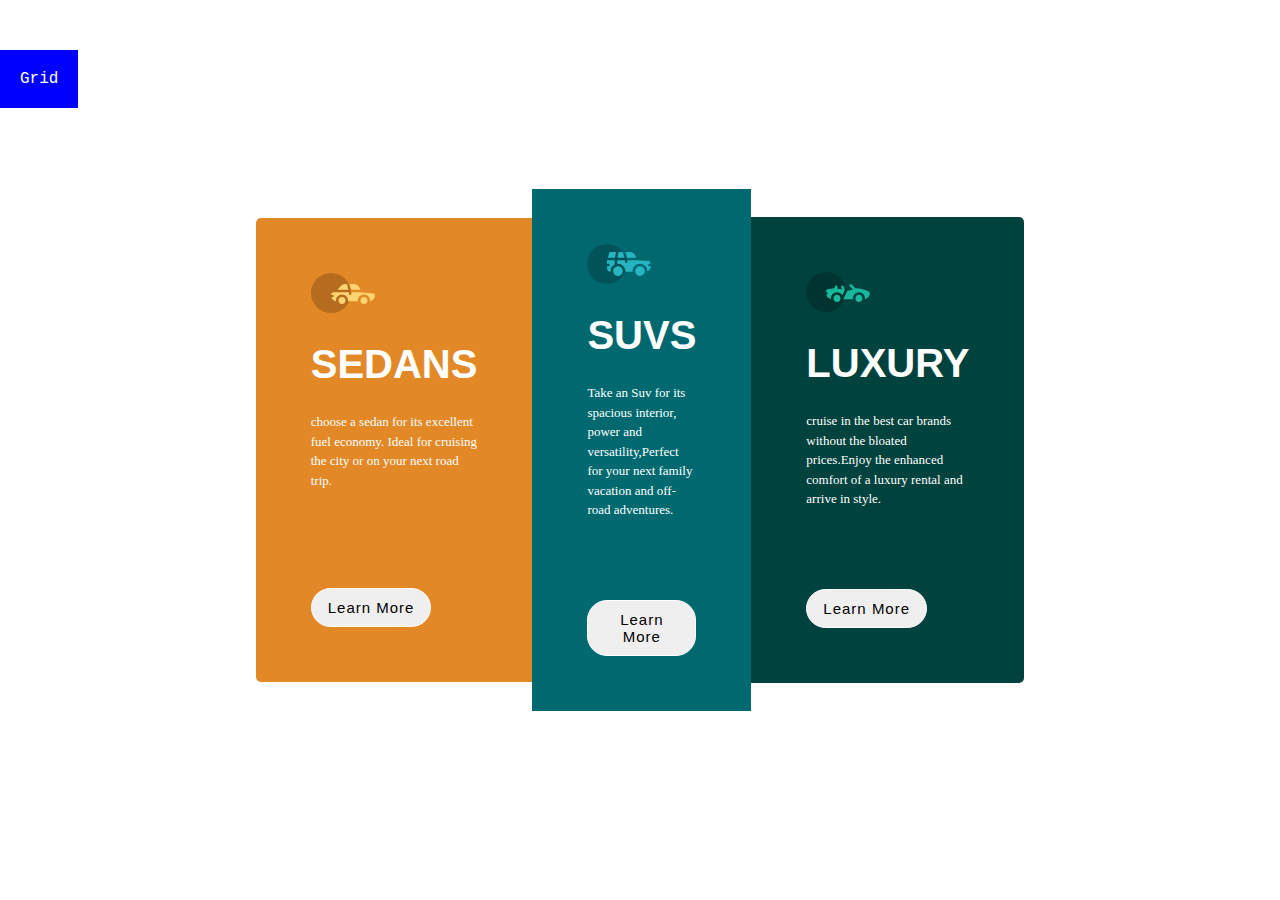
<file: index.html>
<!DOCTYPE html>
<html lang="en">
<head>
    <meta charset="UTF-8">
    <meta http-equiv="X-UA-Compatible" content="IE=edge">
    <meta name="viewport" content="width=device-width, initial-scale=1.0">
    <title>css flexbox</title>
    <link rel="stylesheet" href="style.css">
</head>
<body>
   <header>
   </header>
   <main>
       <section class="container">
           <div class="text">
               <a href="grid.html" class="header">Grid</a>
           </div>
           <div class="flex">
                <div class="sedans">
                <img src="img/icon-sedans.svg">
                <h1 class="h1">SEDANS</h1>
                <P class="p">
                    choose a sedan for its excellent fuel economy. Ideal for cruising 
                    the city or on your next road trip.
                </P>
                <br>
                <button id="active_1" class="button">Learn More</button>
                </div>
                <div class="suv">
                <img src="img/icon-suvs.svg">
                <h1 class="h1">SUVS</h1>
                <p class="p">
                    Take an Suv for its spacious interior, power and versatility,Perfect
                    for your next family vacation and off-road adventures.
                </p>
                <button id="active_2" class="button">Learn More</button>
                </div>
              <div class="luxury">
                <img src="img/icon-luxury.svg">
                <h1 class="h1">LUXURY</h1>
                <p class="p">
                    cruise in the best car brands without the bloated prices.Enjoy the 
                    enhanced comfort of a luxury rental and arrive in style.
                </p>
                <button id="active_3" class="button">Learn More</button>
              </div>
           </div>    
       </section>
   </main>
</body>
</html>
</file>
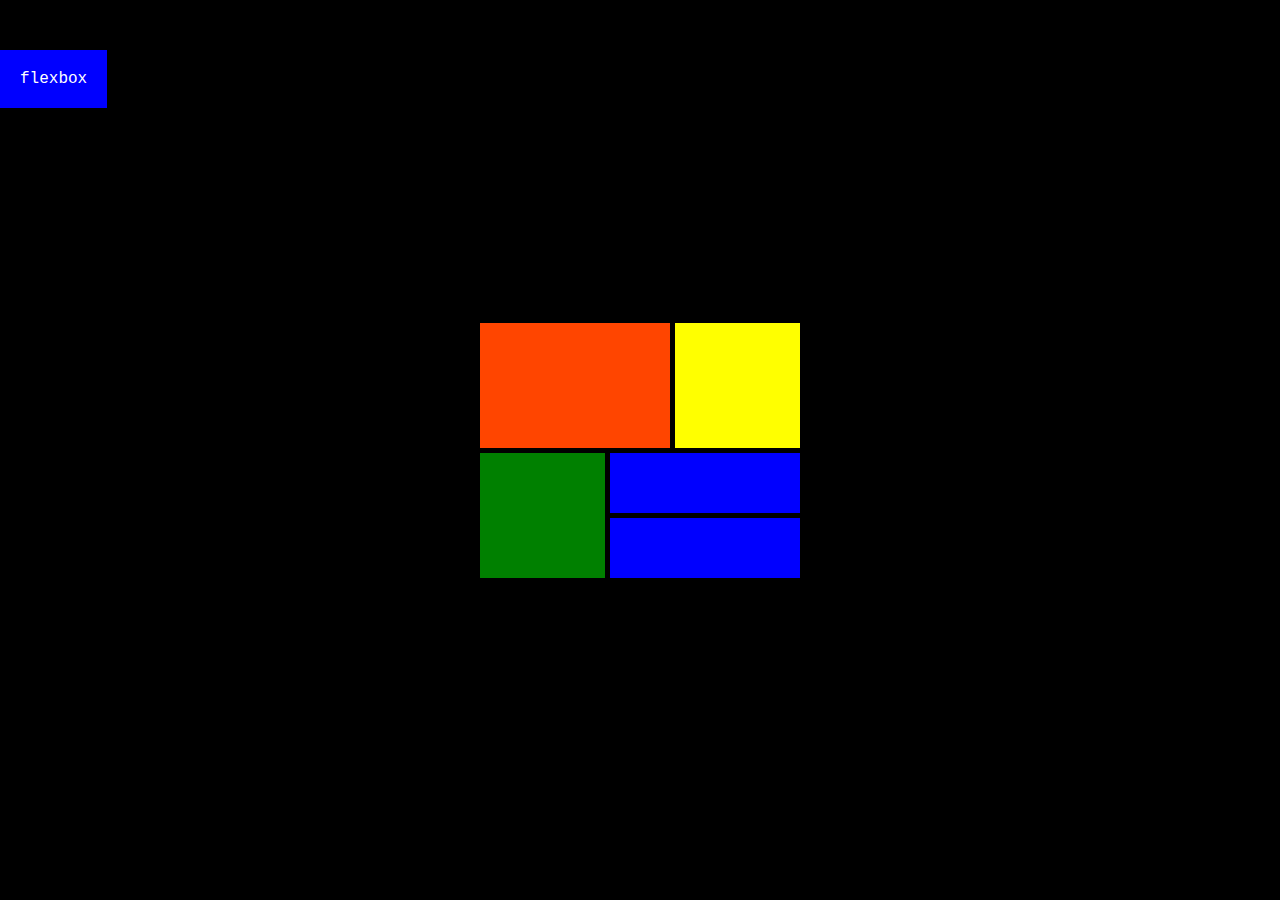
<file: Grid.html>
<!DOCTYPE html>
<html lang="en">
<head>
    <meta charset="UTF-8">
    <meta http-equiv="X-UA-Compatible" content="IE=edge">
    <meta name="viewport" content="width=device-width, initial-scale=1.0">
    <title>Grid</title>
    <link rel="stylesheet" href="style.css">
</head>
<body>
    <div class="background">
      <main>
        <section class="container">
            <div class="text">
                <a href="index.html" class="header">flexbox</a>
            </div>
            <div class="content">
                <div class="one"></div>
                <div class="two"></div>
                <div class="three"></div>
                <div class="four"></div>
                <div class="five"></div>
            </div>
        </section>        
        
      </main>
    </div>  
</body>
</html>
</file>
<file: style.css>
*{
    margin: 0%;
    padding: 0%;
    box-sizing: border-box;
}
.body{
    background-color: white;
}
.text{
    position: absolute;
    top: 50px;
    left: 0;
}
.header{
    text-decoration: none;
    color: #fff;
    background-color: blue;
    font-family: 'Courier New', Courier, monospace;
    padding: 20px;
    display: flex;
    text-align: center;
}
.header:hover{
    cursor: pointer;
}

.container{
    position: relative;
    width: 100%;
    height: 100vh;
    display: flex;
    justify-content: center;
    align-items: center;
}
.flex{
    display: flex;
    flex-direction: row;
    justify-content: center;
    align-items: center;
    width: 60%;
    /* height: 0%; */
    border-radius: 5px;
}
.h1{
font-family: "Big shoulders Display", sans-serif;
color: white;
font-size: 40px;
font-weight: 700;
margin: 25px 0;

}

.sedans{
    padding: 55px;
    background-color:hsl(31, 77%, 52%);
    border-top-left-radius: 5px;
    border-bottom-left-radius: 5px;
    
    
}
.suv{
    padding: 55px;
    background-color:hsl(184, 100%, 22%);

}

.luxury{
    padding: 55px;
    background-color: hsl(176, 100%, 13%);
    border-top-right-radius: 5px;
    border-bottom-right-radius: 5px;
    
    
}

.p{
    font-family: "lexend Deca" sans-serif;
    font-weight: 400;
    font-size: 13px;
    color: white;
    line-height: 1.5em;
}
.button{
    font-family: "lexend Deca" sans-serif;
    font-size: 15px;
    margin-top: 80px;
    padding: 10px 16px;
    border-radius: 20px;
    border: 1px solid white;
    letter-spacing: 1px;
}
.button:hover{
    background-color: transparent;
    border: 1px white solid;
    color: #fff;
    cursor: pointer;
}
.background{
    background-color: black;
}
.content{
    padding: 40px 50px;
    display: grid;

    gap: 5px;
    grid-template-columns: repeat(5, 60px);
    grid-template-rows: repeat(4, 60px);
    justify-content: center;
    margin: 20px 10px; 
}
.one{
    background-color: orangered;

    grid-column: 1 /span 3;
    grid-row: 1/span 2;
}
.two{
    background-color: yellow;
    grid-column: 4/span 2;
    grid-row: 1/span 2;
}
.three{
    background-color: green;
    grid-column: 1/span 2;
    grid-row: 3/span 2;
}
.four{
    background-color: blue;
    grid-column: 3/span 3;
    
}
.five{
    background-color: blue;
    grid-column: 3/span 3;
}
</file>
